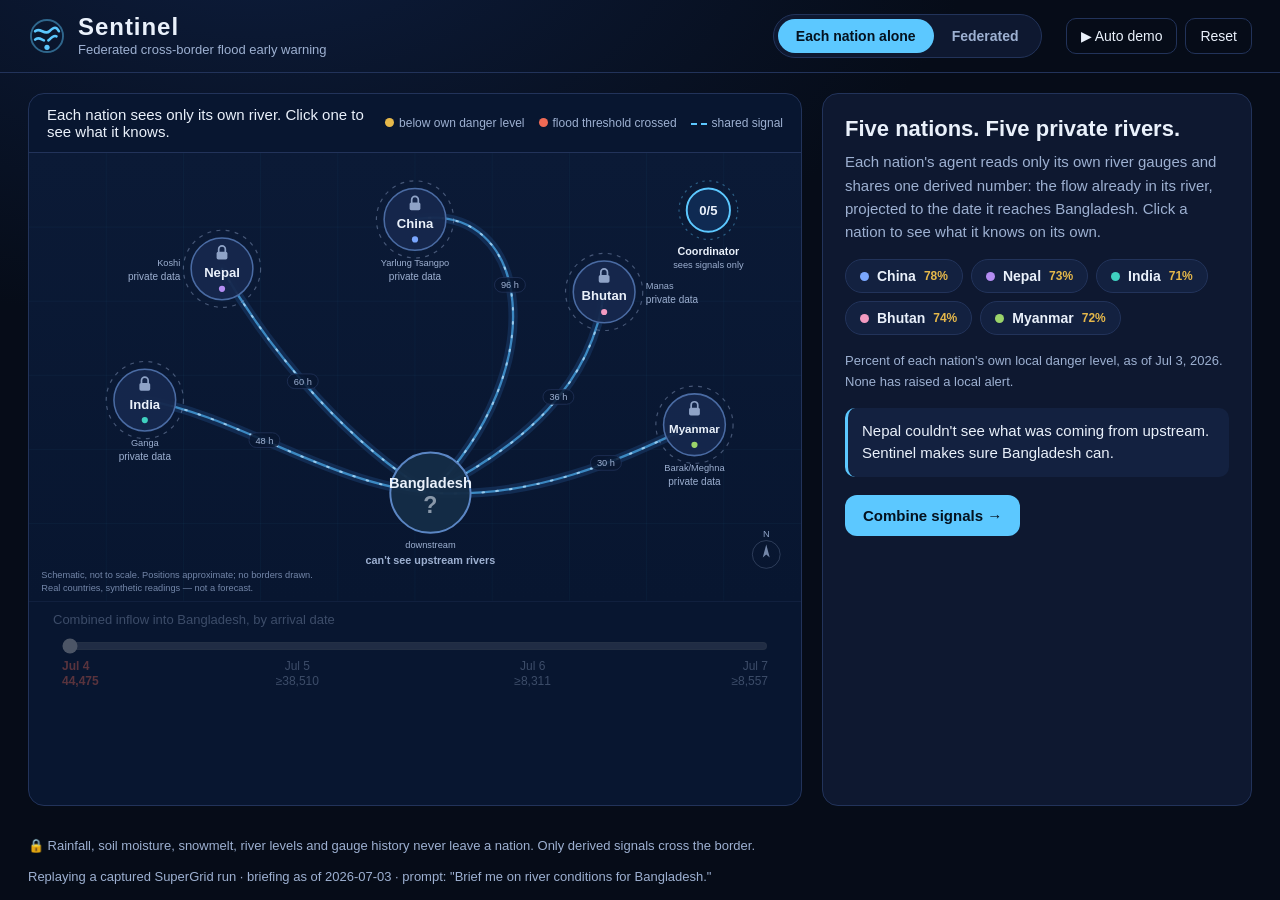
<file: web/index.html>
<!doctype html>
<html lang="en">
<head>
  <meta charset="utf-8" />
  <meta name="viewport" content="width=device-width, initial-scale=1" />
  <title>Sentinel -- Federated Flood Early Warning</title>
  <style>
:root {
  --bg: #060c18;
  --panel: #0e1830;
  --panel-2: #132140;
  --line: #22335a;
  --text: #eaf1fb;
  --dim: #9db0d1;
  --accent: #5cc8ff;
  --water: #4aa8e8;
  --mid: #e6b84a;
  --high: #ef6a55;
  --radius: 16px;
}

* { box-sizing: border-box; }
html, body { height: 100%; }
body {
  margin: 0;
  background: radial-gradient(1200px 700px at 20% -10%, #0d1d3d 0%, var(--bg) 60%);
  background-color: var(--bg);
  color: var(--text);
  font-family: -apple-system, BlinkMacSystemFont, "Segoe UI", Helvetica, Arial, sans-serif;
  display: flex;
  flex-direction: column;
  min-height: 100vh;
}
button { font: inherit; color: inherit; cursor: pointer; }
button:focus-visible, [role="button"]:focus-visible, input:focus-visible {
  outline: 2px solid var(--accent);
  outline-offset: 3px;
}

/* ---------- header ---------- */
.top { display: flex; align-items: center; gap: 24px; padding: 14px 28px; border-bottom: 1px solid var(--line); flex-wrap: wrap; }
.brand { display: flex; align-items: center; gap: 12px; margin-right: auto; }
.brand h1 { margin: 0; font-size: 24px; letter-spacing: .04em; line-height: 1; }
.brand p { margin: 3px 0 0; font-size: 13px; color: var(--dim); }
.logo { width: 38px; height: 38px; color: var(--accent); flex: none; }
.logo-wave { animation: logo-flow 2.4s linear infinite; }

.mode-switch { display: inline-flex; padding: 4px; background: var(--panel); border: 1px solid var(--line); border-radius: 999px; }
.mode-switch button { background: transparent; border: 0; padding: 9px 18px; border-radius: 999px; font-weight: 600; font-size: 14px; color: var(--dim); transition: background .2s, color .2s; }
.mode-switch button[aria-selected="true"] { background: var(--accent); color: #04121f; }

.actions { display: flex; gap: 8px; }
.ghost { background: transparent; border: 1px solid var(--line); border-radius: 10px; padding: 9px 14px; font-size: 14px; color: var(--text); transition: border-color .2s, background .2s; }
.ghost:hover { border-color: var(--accent); background: #0f1f3d; }

/* ---------- layout ---------- */
.layout { flex: 1; display: grid; grid-template-columns: minmax(0, 1fr) 430px; gap: 20px; padding: 20px 28px; min-height: 0; }
.map-wrap { display: flex; flex-direction: column; min-width: 0; background: #081630; border: 1px solid var(--line); border-radius: var(--radius); overflow: hidden; }
.map-bar { display: flex; align-items: center; justify-content: space-between; gap: 12px; padding: 12px 18px; border-bottom: 1px solid var(--line); }
.caption { margin: 0; font-size: 15px; color: var(--text); }
.legend { display: flex; gap: 14px; font-size: 12px; color: var(--dim); white-space: nowrap; }
.legend .dot { display: inline-block; width: 9px; height: 9px; border-radius: 50%; margin-right: 5px; }
.legend .ln { display: inline-block; width: 16px; height: 0; border-top: 2px dashed var(--accent); margin-right: 5px; vertical-align: middle; }
.dot.mid { background: var(--mid); }
.dot.high { background: var(--high); }
.dot.water { background: var(--water); }

#map { display: block; flex: none; width: 100%; height: auto; aspect-ratio: 1000 / 580; max-height: calc(100vh - 300px); min-height: 190px; }
.grid path { stroke: #5cc8ff; stroke-opacity: .05; stroke-width: 1; fill: none; }
.compass text, .map-note { fill: #8fa3c7; font-size: 12px; }
.map-note { fill-opacity: .8; }

/* ---------- map: rivers ---------- */
.river-bed { fill: none; stroke: #16345f; stroke-width: 12; stroke-linecap: round; stroke-opacity: .7; transition: stroke-width .6s, stroke-opacity .6s; }
.river { fill: none; stroke: var(--water); stroke-width: 3; stroke-linecap: round; stroke-opacity: .75; transition: stroke-width .6s, stroke-opacity .6s; }
.river-flow { fill: none; stroke: #bfe6ff; stroke-width: 2.6; stroke-linecap: round; stroke-dasharray: 2 16; stroke-opacity: .7; animation: flow linear infinite; }
.river-g.dry .river { stroke-opacity: .25; stroke-dasharray: 3 7; }
.river-g.dry .river-flow { opacity: 0; }
.river-g.dry .river-bed { stroke-opacity: .25; }
.travel { font-size: 12px; fill: var(--dim); text-anchor: middle; pointer-events: none; }
.travel-bg { fill: #081630; fill-opacity: .85; stroke: var(--line); }
.pulse-dot { pointer-events: none; }

/* ---------- map: nations ---------- */
.nation { cursor: pointer; transition: opacity .5s ease, filter .5s ease; outline: none; }
.nation .disc { fill: rgba(22, 40, 76, .95); stroke: #4a6ba3; stroke-width: 2; transition: fill .4s, stroke .4s; }
.nation .ring { fill: none; stroke: #8fa3c7; stroke-opacity: .45; stroke-width: 1.5; stroke-dasharray: 5 7; animation: ring-drift 30s linear infinite; }
.nation .halo { opacity: 0; transition: opacity .7s ease; pointer-events: none; }
.nation.revealed .halo { opacity: 1; }
.nation:hover .disc, .nation:focus-visible .disc { stroke: var(--accent); }
.nation.selected .disc { stroke: var(--accent); stroke-width: 3; }
.nation.selected .ring { stroke: var(--accent); stroke-opacity: .9; }
.nation .name { fill: var(--text); font-size: 17px; font-weight: 700; text-anchor: middle; pointer-events: none; }
.nation .river-name { fill: var(--dim); font-size: 12px; text-anchor: middle; pointer-events: none; }
.nation .status { fill: var(--dim); font-size: 13px; text-anchor: middle; pointer-events: none; }
.nation.revealed .status { fill: var(--mid); font-weight: 700; }
.nation.shared .status { fill: var(--accent); font-weight: 700; }
.nation .lock { pointer-events: none; }
.nation .lock rect { fill: #8fa3c7; }
.nation .lock path { fill: none; stroke: #8fa3c7; stroke-width: 2.2; stroke-linecap: round; }
.nation .qmark { fill: var(--text); font-size: 44px; font-weight: 800; text-anchor: middle; opacity: 0; transition: opacity .4s; pointer-events: none; }
.nation.fogged { opacity: .3; filter: blur(2.5px) saturate(.5); }
.nation.fogged .qmark { opacity: .6; }
.nation.fogged .name, .nation.fogged .status, .nation.fogged .lock, .nation.fogged .river-name { opacity: 0; }
.nation.sending .ring { stroke: var(--accent); stroke-opacity: 1; }
.nation.idle .status { fill: #6d80a3; font-weight: 500; }

/* Bangladesh */
.bd .disc { fill: rgba(20, 44, 70, .96); stroke: #5b86c4; stroke-width: 2.5; transition: fill .5s, stroke .5s; }
.bd .name { fill: var(--text); font-size: 19px; font-weight: 800; text-anchor: middle; }
.bd .sub { fill: var(--dim); font-size: 12px; text-anchor: middle; }
.bd .val { fill: var(--dim); font-size: 14px; font-weight: 700; text-anchor: middle; }
.bd .qmark { fill: var(--text); font-size: 30px; font-weight: 800; text-anchor: middle; opacity: .55; transition: opacity .4s; }
.bd.known .qmark { opacity: 0; }
.bd.known .val { fill: var(--text); }
.bd.flood .disc { fill: rgba(80, 26, 30, .95); stroke: var(--high); }
.bd.flood .val { fill: #ffb3a6; }
.bd.partial .disc { stroke: var(--mid); stroke-dasharray: 6 5; }
.impact-ring { fill: none; stroke: var(--high); stroke-width: 3; opacity: 0; pointer-events: none; transform-box: fill-box; transform-origin: center; }
.bd.flood.pulse .impact-ring { animation: impact 2.2s ease-out infinite; }
.bd.flood.pulse .impact-ring.b { animation-delay: 1.1s; }

/* ---------- map: hub, links, packets ---------- */
.hub-core { fill: #0f2a52; stroke: var(--accent); stroke-width: 2.5; }
.hub-ring { fill: none; stroke: var(--accent); stroke-opacity: .4; stroke-width: 1.5; stroke-dasharray: 3 6; animation: ring-drift 20s linear infinite reverse; }
.hub-glow { fill: var(--accent); opacity: 0; transition: opacity .6s; }
.hub.on .hub-glow { opacity: .18; }
.hub-count { fill: var(--text); font-size: 17px; font-weight: 700; text-anchor: middle; }
.hub-label { fill: var(--text); font-size: 14px; font-weight: 600; text-anchor: middle; }
.hub-sub { fill: var(--dim); font-size: 12px; text-anchor: middle; }
.link { fill: none; stroke: var(--accent); stroke-width: 1.8; stroke-dasharray: 4 9; opacity: 0; transition: opacity .5s; }
#map.fed .link { opacity: .45; animation: flow 1.4s linear infinite; }
.warn-link { fill: none; stroke: var(--high); stroke-width: 2.2; stroke-dasharray: 4 8; opacity: 0; transition: opacity .6s; }
#map.warned .warn-link { opacity: .8; animation: flow 1.2s linear infinite; }
.packet circle { fill: var(--accent); }
.packet .pulse { fill: none; stroke: var(--accent); stroke-opacity: .6; }
.packet.warn circle { fill: var(--high); }
.packet.warn .pulse { stroke: var(--high); }
.clock { opacity: 0; transition: opacity .5s; pointer-events: none; }
#map.racing .clock { opacity: 1; }
.clock .k { fill: var(--dim); font-size: 12px; letter-spacing: .08em; text-transform: uppercase; }
.clock .d { fill: var(--text); font-size: 26px; font-weight: 800; }
.clock .t { fill: var(--mid); font-size: 12px; font-weight: 700; }

/* ---------- scrubber ---------- */
.scrubber { padding: 10px 24px 16px; border-top: 1px solid var(--line); opacity: .35; transition: opacity .5s; }
.scrubber.on { opacity: 1; }
.scrubber label { display: block; font-size: 13px; color: var(--dim); margin-bottom: 8px; }
.scrub-body { position: relative; padding: 0 9px 30px; }
#scrub { width: 100%; margin: 0; accent-color: var(--accent); height: 22px; cursor: pointer; }
#scrub:disabled { cursor: default; }
.ticks { position: absolute; left: 9px; right: 9px; top: 24px; height: 24px; }
.ticks span { position: absolute; transform: translateX(-50%); font-size: 12px; color: var(--dim); white-space: nowrap; text-align: center; line-height: 1.25; transition: color .3s; }
.ticks span:first-child { transform: none; text-align: left; }
.ticks span:last-child { transform: translateX(-100%); text-align: right; }
.ticks span.flood { color: var(--high); font-weight: 700; }
.ticks span.cur { color: var(--text); }
.ticks span.flood.cur { color: #ff8e7d; }

/* ---------- side panel ---------- */
.panel { background: var(--panel); border: 1px solid var(--line); border-radius: var(--radius); padding: 22px; overflow-y: auto; max-height: calc(100vh - 150px); }
.panel h2 { margin: 0 0 8px; font-size: 22px; line-height: 1.2; }
.panel p { line-height: 1.55; }
.panel .lead { color: var(--dim); font-size: 15px; margin: 0 0 16px; }
.panel .narr { font-size: 15px; color: var(--text); margin: 12px 0; min-height: 96px; }
.panel .hint { color: var(--dim); font-size: 13px; }
.view { animation: fade-in .35s ease; }
.head-row { display: flex; align-items: center; justify-content: space-between; gap: 10px; margin-bottom: 4px; }
.tag { font-size: 11px; text-transform: uppercase; letter-spacing: .08em; color: var(--dim); border: 1px solid var(--line); border-radius: 999px; padding: 3px 10px; white-space: nowrap; }
.sub-line { color: var(--dim); font-size: 14px; margin: 0 0 4px; }
.sub-line b { color: var(--text); }

.chips { display: flex; flex-wrap: wrap; gap: 8px; margin: 0 0 16px; }
.chip { display: inline-flex; align-items: center; gap: 8px; background: var(--panel-2); border: 1px solid var(--line); border-radius: 999px; padding: 8px 14px; font-size: 14px; font-weight: 600; transition: border-color .2s, transform .2s; }
.chip:hover { border-color: var(--accent); transform: translateY(-1px); }
.chip i { width: 9px; height: 9px; border-radius: 50%; background: #8fa3c7; display: inline-block; }
.chip small { color: var(--mid); font-weight: 600; font-size: 12px; }

.quote { margin: 16px 0 0; padding: 12px 14px; border-left: 3px solid var(--accent); background: var(--panel-2); border-radius: 10px; font-size: 15px; line-height: 1.5; }

.btn { display: inline-flex; align-items: center; gap: 8px; background: var(--accent); color: #04121f; border: 0; border-radius: 12px; padding: 12px 18px; font-size: 15px; font-weight: 700; transition: transform .15s, box-shadow .2s; }
.btn:hover { transform: translateY(-1px); box-shadow: 0 6px 22px -6px var(--accent); }
.btn.secondary { background: transparent; color: var(--text); border: 1px solid var(--line); }
.btn.secondary:hover { border-color: var(--accent); box-shadow: none; }
.btn-row { display: flex; flex-wrap: wrap; gap: 10px; margin-top: 18px; }

.local { margin-top: 12px; display: grid; gap: 10px; }
.stat-row { display: flex; gap: 10px; }
.stat { flex: 1; background: var(--panel-2); border: 1px solid var(--line); border-radius: 12px; padding: 10px 12px; }
.stat span { display: block; font-size: 12px; color: var(--dim); }
.stat b { font-size: 20px; }
.stat b.amber { color: var(--mid); }
.stat b.ok { color: var(--text); }

.dgauge { margin-top: 2px; }
.dgauge .lbl { display: flex; justify-content: space-between; font-size: 12px; color: var(--dim); margin-bottom: 6px; }
.dgauge .track { position: relative; height: 12px; background: #1a2a4b; border-radius: 999px; }
.dgauge .track i { position: absolute; left: 0; top: 0; bottom: 0; width: 0; border-radius: 999px; background: var(--mid); transition: width .9s cubic-bezier(.2, .8, .2, 1); }
.dgauge .track em { position: absolute; right: 0; top: -4px; bottom: -4px; width: 2px; background: var(--high); }

dl.signal { margin: 14px 0 0; display: grid; gap: 10px; }
dl.signal > div { display: grid; grid-template-columns: 92px 1fr; gap: 10px; align-items: baseline; }
dl.signal dt { color: var(--dim); font-size: 13px; }
dl.signal dd { margin: 0; font-size: 15px; font-weight: 600; }

.meter { display: grid; grid-template-columns: 92px 1fr 44px; gap: 10px; align-items: center; margin-top: 10px; font-size: 13px; color: var(--dim); }
.meter b { color: var(--text); font-size: 14px; text-align: right; }
.bar { height: 9px; background: #1a2a4b; border-radius: 999px; overflow: hidden; }
.bar i { display: block; height: 100%; width: 0; border-radius: 999px; background: var(--accent); transition: width .8s cubic-bezier(.2, .8, .2, 1); }
.bar i.mid { background: var(--mid); }

.receipt { margin-top: 18px; border: 1px dashed var(--line); border-radius: 12px; padding: 12px 14px; font-size: 13px; display: grid; gap: 8px; }
.receipt > div { display: grid; grid-template-columns: 112px 1fr; gap: 8px; color: var(--dim); }
.receipt b { color: var(--text); font-weight: 600; }
.receipt .sent b { color: var(--accent); }
.shares { width: 100%; border-collapse: collapse; margin-top: 4px; font-size: 13px; }
.shares td { padding: 3px 0; border-bottom: 1px solid rgba(34, 51, 90, .6); color: var(--text); }
.shares td:last-child { text-align: right; font-variant-numeric: tabular-nums; font-weight: 600; color: var(--accent); }

.alone { margin-top: 16px; background: var(--panel-2); border-left: 3px solid var(--mid); border-radius: 10px; padding: 12px 14px; font-size: 14px; }
.alone strong { display: block; margin-bottom: 4px; }
.alone p { margin: 0; color: var(--dim); }

.prog { list-style: none; margin: 16px 0; padding: 0; display: grid; gap: 10px; }
.prog li { display: flex; align-items: center; gap: 12px; padding: 12px 14px; border: 1px solid var(--line); border-radius: 12px; color: var(--dim); font-size: 14px; transition: border-color .3s, color .3s, background .3s; }
.prog li .mark { flex: none; width: 22px; height: 22px; border-radius: 50%; border: 2px solid var(--line); display: grid; place-items: center; font-size: 13px; font-weight: 800; }
.prog li.done { color: var(--text); border-color: var(--accent); background: #0f2244; }
.prog li.done .mark { background: var(--accent); border-color: var(--accent); color: #04121f; }

.verdict-badge { display: block; margin: 8px 0 14px; padding: 16px 18px; border-radius: 14px; background: linear-gradient(135deg, #3a1a22, #24122a); border: 1px solid var(--high); }
.verdict-badge span { display: block; font-size: 12px; text-transform: uppercase; letter-spacing: .1em; color: #ffb3a6; }
.verdict-badge strong { display: block; font-size: 28px; line-height: 1.15; }
.verdict-badge small { display: block; margin-top: 4px; font-size: 14px; color: var(--text); }
.verdict-badge.clear { background: var(--panel-2); border-color: var(--line); }
.verdict-badge.clear span { color: var(--dim); }

.total { display: flex; align-items: baseline; gap: 10px; flex-wrap: wrap; margin: 0 0 8px; }
.total b { font-size: 26px; color: #ffb3a6; font-variant-numeric: tabular-nums; }
.total span { color: var(--dim); font-size: 14px; }

.stack { position: relative; margin: 6px 0 4px; }
.stack .bars { display: flex; height: 22px; border-radius: 6px; overflow: hidden; background: #1a2a4b; }
.stack .bars i { display: block; height: 100%; width: 0; transition: width .9s cubic-bezier(.2, .8, .2, 1); border-right: 1px solid rgba(6, 12, 24, .7); }
.stack .thr { position: absolute; top: -5px; bottom: -5px; width: 2px; background: var(--text); }
.stack .thr span { position: absolute; top: -17px; right: 0; font-size: 11px; color: var(--dim); white-space: nowrap; }
.stack.big { margin-top: 22px; }
.stack.big .bars { height: 28px; }
.keys { display: grid; grid-template-columns: repeat(auto-fill, minmax(118px, 1fr)); gap: 4px 12px; margin: 10px 0 0; font-size: 13px; }
.keys div { display: flex; align-items: center; gap: 6px; color: var(--dim); }
.keys i { width: 9px; height: 9px; border-radius: 2px; flex: none; }
.keys b { color: var(--text); margin-left: auto; font-variant-numeric: tabular-nums; }

.outlook { margin: 18px 0 6px; }
.outlook h4, .reco h4, .sect { margin: 0 0 8px; font-size: 12px; text-transform: uppercase; letter-spacing: .1em; color: var(--dim); }
.orow { display: grid; grid-template-columns: 46px 1fr 118px; gap: 10px; align-items: center; padding: 6px 8px; border-radius: 10px; border: 1px solid transparent; background: transparent; width: 100%; text-align: left; color: var(--text); }
.orow:hover { border-color: var(--line); }
.orow.cur { border-color: var(--accent); background: #0f2244; }
.orow .dt { font-size: 13px; font-weight: 700; }
.orow .v { font-size: 13px; text-align: right; font-variant-numeric: tabular-nums; font-weight: 700; }
.orow .v small { display: block; font-size: 11px; font-weight: 500; color: var(--mid); }
.orow.flood .v { color: #ffb3a6; }
.orow .stack { margin: 0; }
.orow .stack .bars { height: 12px; }
.orow .stack .thr { top: -3px; bottom: -3px; }

.punch { margin: 14px 0 0; }
.punch .chips { margin-bottom: 8px; }
.punch p { margin: 0; font-size: 14px; color: var(--dim); }
.punch b { color: var(--text); }

.reco { margin-top: 12px; background: var(--panel-2); border-radius: 12px; padding: 14px 16px; border-left: 3px solid var(--accent); }
.reco h4 { color: var(--accent); margin-bottom: 6px; }
.reco p { margin: 0; font-size: 15px; }

/* ---------- footer ---------- */
.foot { display: flex; justify-content: space-between; gap: 16px; padding: 12px 28px 16px; font-size: 13px; color: var(--dim); flex-wrap: wrap; }

/* ---------- animation ---------- */
@keyframes fade-in { from { opacity: 0; transform: translateY(6px); } to { opacity: 1; transform: none; } }
@keyframes flow { to { stroke-dashoffset: -18; } }
@keyframes logo-flow { to { stroke-dashoffset: -12; } }
@keyframes ring-drift { to { stroke-dashoffset: -240; } }
@keyframes impact { 0% { opacity: .85; transform: scale(.7); } 100% { opacity: 0; transform: scale(1.8); } }

/* ---------- responsive ---------- */
@media (max-width: 1000px) {
  .layout { grid-template-columns: minmax(0, 1fr); padding: 16px; align-content: start; }
  .panel { max-height: none; }
  .top { padding: 12px 16px; gap: 12px; }
  .legend { display: none; }
  .foot { padding: 12px 16px 16px; }
}
@media (max-width: 520px) {
  .brand p { font-size: 12px; }
  .mode-switch button { padding: 8px 12px; font-size: 13px; }
  .actions { margin-left: auto; }
  .scrubber { padding: 10px 14px 14px; }
  .panel { padding: 18px 16px; }
  .receipt > div { grid-template-columns: 1fr; gap: 2px; }
  .ticks span { font-size: 11px; }
}
html.static *, html.static *::before, html.static *::after { animation: none !important; transition: none !important; }
@media (prefers-reduced-motion: reduce) {
  *, *::before, *::after { animation: none !important; transition: none !important; }
}
</style>
</head>
<body>
  <header class="top">
    <div class="brand">
      <svg class="logo" viewBox="-16 -16 32 32" aria-hidden="true">
        <circle r="13.5" fill="none" stroke="currentColor" stroke-width="1.6" stroke-opacity=".45" />
        <path d="M-10 -4 C-6 -8 -2 0 2 -4 S 8 -8 10 -4" fill="none" stroke="currentColor" stroke-width="2.2" stroke-linecap="round" />
        <path class="logo-wave" d="M-10 3 C-6 -1 -2 7 2 3 S 8 -1 10 3" fill="none" stroke="currentColor" stroke-width="2.2" stroke-linecap="round" stroke-dasharray="8 4" />
        <circle cy="9.5" r="2.2" fill="currentColor" />
      </svg>
      <div>
        <h1>Sentinel</h1>
        <p>Federated cross-border flood early warning</p>
      </div>
    </div>

    <div class="mode-switch" role="tablist" aria-label="View mode">
      <button id="mode-solo" role="tab" type="button" aria-selected="true">Each nation alone</button>
      <button id="mode-fed" role="tab" type="button" aria-selected="false">Federated</button>
    </div>

    <div class="actions">
      <button id="demo-btn" class="ghost" type="button">&#9654; Auto demo</button>
      <button id="reset-btn" class="ghost" type="button">Reset</button>
    </div>
  </header>

  <main class="layout">
    <section class="map-wrap" aria-label="Schematic of rivers draining into Bangladesh">
      <div class="map-bar">
        <p class="caption" id="caption">Each nation sees only its own river gauges.</p>
        <div class="legend" aria-label="Legend">
          <span><i class="dot mid"></i>below own danger level</span>
          <span><i class="dot high"></i>flood threshold crossed</span>
          <span><i class="ln"></i>shared signal</span>
        </div>
      </div>

      <svg id="map" viewBox="0 0 1000 580" preserveAspectRatio="xMidYMid meet" role="img"
           aria-label="Schematic: five upstream nations' rivers flowing into Bangladesh. Not to scale.">
        <defs>
          <linearGradient id="bg-grad" x1="0" y1="0" x2="0" y2="1">
            <stop offset="0" stop-color="#0b1a36" />
            <stop offset="1" stop-color="#081630" />
          </linearGradient>
          <radialGradient id="halo-mid">
            <stop offset="0" stop-color="#e6b84a" stop-opacity=".5" />
            <stop offset="1" stop-color="#e6b84a" stop-opacity="0" />
          </radialGradient>
          <radialGradient id="halo-high">
            <stop offset="0" stop-color="#ef6a55" stop-opacity=".6" />
            <stop offset="1" stop-color="#ef6a55" stop-opacity="0" />
          </radialGradient>
          <radialGradient id="halo-water">
            <stop offset="0" stop-color="#5cc8ff" stop-opacity=".45" />
            <stop offset="1" stop-color="#5cc8ff" stop-opacity="0" />
          </radialGradient>
        </defs>

        <rect width="1000" height="580" fill="url(#bg-grad)" />
        <g class="grid" aria-hidden="true">
          <path d="M100 0V580M200 0V580M300 0V580M400 0V580M500 0V580M600 0V580M700 0V580M800 0V580M900 0V580" />
          <path d="M0 96H1000M0 192H1000M0 288H1000M0 384H1000M0 480H1000" />
        </g>

        <g id="links-layer"></g>
        <g id="rivers-layer"></g>
        <g id="pulses-layer"></g>
        <g id="nations-layer"></g>
        <g id="hub-layer"></g>
        <g id="packets-layer"></g>

        <g class="clock" id="clock" transform="translate(28 44)" aria-hidden="true">
          <text class="k" id="clock-k">Water reaching Bangladesh</text>
          <text class="d" id="clock-d" y="30"></text>
          <text class="t" id="clock-t" y="50"></text>
        </g>

        <g class="compass" transform="translate(955 520)" aria-hidden="true">
          <circle r="18" fill="none" stroke="#8fa3c7" stroke-opacity=".35" />
          <path d="M0 -13 L4.5 4 L0 0 L-4.5 4 Z" fill="#8fa3c7" fill-opacity=".8" />
          <text y="-23" text-anchor="middle">N</text>
        </g>
        <text class="map-note" x="16" y="550">Schematic, not to scale. Positions approximate; no borders drawn.</text>
        <text class="map-note" x="16" y="568">Real countries, synthetic readings &#8212; not a forecast.</text>
      </svg>

      <div class="scrubber" id="scrubber">
        <label for="scrub" id="scrub-label">Combined inflow into Bangladesh, by arrival date</label>
        <div class="scrub-body">
          <input id="scrub" type="range" min="0" max="3" step="1" value="0" disabled aria-describedby="scrub-label" />
          <div class="ticks" id="ticks"></div>
        </div>
      </div>
    </section>

    <aside class="panel" id="panel" aria-live="polite"></aside>
  </main>

  <footer class="foot">
    <span>&#128274; Rainfall, soil moisture, snowmelt, river levels and gauge history never leave a nation. Only derived signals cross the border.</span>
    <span class="source-note" id="source-note">Loading run...</span>
  </footer>

  <script>
// Copy of data/sample-run.json for opening index.html straight from disk (file://).
// Only used when fetch() of the JSON fails. Regenerated by scripts/export_transcript.py.
/* SENTINEL_FALLBACK_START */
window.SENTINEL_FALLBACK_RUN = {
  "prompt": "Brief me on river conditions for Bangladesh.",
  "as_of": "2026-07-03",
  "downstream": "Bangladesh",
  "threshold_m3s": 44000,
  "nations": [
    {
      "country": "China",
      "narrative": "As of 2026-07-03, discharge reached 8,557 m³/s, or 77.8% of China’s local danger level of 11,000 m³/s; no local alert was active. River level rose from 5.99 m on 2026-06-27 to 8.38 m, while daily rainfall increased from 37.8 mm to 111.7 mm. Conditions are elevated and rising, but remain below China’s local danger threshold.",
      "signal": {
        "country": "China",
        "severity": 0.78,
        "anomaly_type": "elevated rising flow",
        "trend_vector": "rainfall, river level, and discharge rising",
        "confidence": 0.98,
        "key_evidence": [
          "Discharge at 8557 m3/s, 77.8% of local danger",
          "River level rose from 5.99 m to 8.38 m in seven days"
        ]
      },
      "river": "Yarlung Tsangpo",
      "travel_hours": 96,
      "travel_days": 4,
      "pct_of_local_danger": 77.8,
      "local_alert": 0,
      "projected_inflow_m3s": {
        "2026-07-04": 6709.0,
        "2026-07-05": 7478.0,
        "2026-07-06": 8311.0,
        "2026-07-07": 8557.0
      }
    },
    {
      "country": "Nepal",
      "narrative": "As of 2026-07-03, Koshi discharge was 6,553 m³/s, or 72.8% of Nepal’s local danger level, with no local alert active. Discharge eased from 6,940 m³/s on 2026-07-02, although rainfall increased to 112.8 mm and soil moisture reached 76.2%. Local flood risk is elevated but remains below Nepal’s danger threshold.",
      "signal": {
        "country": "Nepal",
        "severity": 0.73,
        "anomaly_type": "elevated flow below danger",
        "trend_vector": "flow eased after rising while rainfall increased",
        "confidence": 0.98,
        "key_evidence": [
          "Discharge at 72.8% of Nepal's local danger level",
          "Rainfall rose to 112.8 mm with 76.2% soil moisture"
        ]
      },
      "river": "Koshi",
      "travel_hours": 60,
      "travel_days": 2,
      "pct_of_local_danger": 72.8,
      "local_alert": 0,
      "projected_inflow_m3s": {
        "2026-07-04": 6940.0,
        "2026-07-05": 6553.0
      }
    },
    {
      "country": "India",
      "narrative": "As of 2026-07-03, Ganga discharge was 21,152 m³/s, or 70.5% of India’s local danger level, with no local alert active. River level and discharge declined from 8.50 m and 23,244 m³/s on 2026-07-02 to 7.65 m and 21,152 m³/s, respectively. Flood risk remains elevated but below the local danger threshold amid heavy rainfall of 111.6 mm and high soil moisture of 80.0%.",
      "signal": {
        "country": "India",
        "severity": 0.65,
        "anomaly_type": "heavy rainfall with elevated flow",
        "trend_vector": "rising rainfall but river flow easing from peak",
        "confidence": 0.98,
        "key_evidence": [
          "Discharge at 70.5% of local danger level",
          "River level and discharge fell from 2026-07-02 peak"
        ]
      },
      "river": "Ganga",
      "travel_hours": 48,
      "travel_days": 2,
      "pct_of_local_danger": 70.5,
      "local_alert": 0,
      "projected_inflow_m3s": {
        "2026-07-04": 23244.0,
        "2026-07-05": 21152.0
      }
    },
    {
      "country": "Bhutan",
      "narrative": "As of 2026-07-03, Manas discharge was 3,327 m³/s, or 73.9% of Bhutan’s 4,500 m³/s local danger level, with no local alert active. Discharge has risen for four consecutive days, while daily rainfall reached 118.9 mm and soil moisture increased to 81.6%. Local flood risk is elevated but remains below Bhutan’s danger threshold.",
      "signal": {
        "country": "Bhutan",
        "severity": 0.74,
        "anomaly_type": "elevated flow after heavy rainfall",
        "trend_vector": "rainfall, soil moisture, and discharge rising",
        "confidence": 0.97,
        "key_evidence": [
          "Discharge at 3327 m3/s, 73.9% of local danger",
          "Rainfall reached 118.9 mm and soil moisture 81.6%"
        ]
      },
      "river": "Manas",
      "travel_hours": 36,
      "travel_days": 2,
      "pct_of_local_danger": 73.9,
      "local_alert": 0,
      "projected_inflow_m3s": {
        "2026-07-04": 3270.0,
        "2026-07-05": 3327.0
      }
    },
    {
      "country": "Myanmar",
      "narrative": "As of 2026-07-03, discharge was 4,312 m³/s, or 71.9% of Myanmar’s local danger level, with no local alert active. River level rose from 5.55 m to 7.50 m over seven days, while discharge increased steadily from 2,586 m³/s. Local flood risk is elevated and rising due to 103.2 mm of daily rainfall and soil moisture reaching 82.1%, but conditions remain below Myanmar’s danger threshold.",
      "signal": {
        "country": "Myanmar",
        "severity": 0.72,
        "anomaly_type": "elevated rising flow",
        "trend_vector": "river level and discharge rising steadily",
        "confidence": 0.97,
        "key_evidence": [
          "Discharge at 71.9% of local danger level",
          "Heavy rainfall and soil moisture increased"
        ]
      },
      "river": "Barak/Meghna",
      "travel_hours": 30,
      "travel_days": 1,
      "pct_of_local_danger": 71.9,
      "local_alert": 0,
      "projected_inflow_m3s": {
        "2026-07-04": 4312.0
      }
    }
  ],
  "combined": [
    {
      "arrival_date": "2026-07-04",
      "combined_inflow_m3s": 44475,
      "nations_reporting": 5,
      "complete": true,
      "above_danger": true,
      "by_nation_m3s": {
        "India": 23244,
        "Nepal": 6940,
        "China": 6709,
        "Myanmar": 4312,
        "Bhutan": 3270
      }
    },
    {
      "arrival_date": "2026-07-05",
      "combined_inflow_m3s": 38510,
      "nations_reporting": 4,
      "complete": false,
      "above_danger": false,
      "by_nation_m3s": {
        "India": 21152,
        "China": 7478,
        "Nepal": 6553,
        "Bhutan": 3327
      }
    },
    {
      "arrival_date": "2026-07-06",
      "combined_inflow_m3s": 8311,
      "nations_reporting": 1,
      "complete": false,
      "above_danger": false,
      "by_nation_m3s": {
        "China": 8311
      }
    },
    {
      "arrival_date": "2026-07-07",
      "combined_inflow_m3s": 8557,
      "nations_reporting": 1,
      "complete": false,
      "above_danger": false,
      "by_nation_m3s": {
        "China": 8557
      }
    }
  ],
  "coordinator": {
    "narrative": "Bangladesh needs a flood warning for 2026-07-04, when combined projected inflow is 44,475 m3/s, above the 44,000 m3/s flood threshold, providing about one day of lead time from today. India contributes most on the warning date at 23,244 m3/s, followed by Nepal 6,940 m3/s, China 6,709 m3/s, Myanmar 4,312 m3/s, and Bhutan 3,270 m3/s. No single nation could identify this threat because each observed flows below its own local danger level and issued no local alert; the risk appears only when all five inflows converge in Bangladesh. For 2026-07-05, the reported combined inflow is 38,510 m3/s, but this is a lower bound because only four nations report, while the 8,311 m3/s on July 6 and 8,557 m3/s on July 7 are also incomplete lower bounds.",
    "most_impacted": "Bangladesh",
    "recommendation": "Immediately activate a coordinated July 4 flood-readiness operation—issue public warnings, pre-position evacuation and relief resources in exposed districts, and require rapid upstream updates to clarify the incomplete July 5–7 outlook."
  }
};
/* SENTINEL_FALLBACK_END */
</script>
  <script>
/**
 * Sentinel dashboard: an interactive schematic of the federated flood demo.
 *
 *   - "Each nation alone": click a nation. Everything else fades into fog: each
 *     country sees only its own river, and every one of them is below its own
 *     local danger level.
 *   - "Federated": each nation's signal (incl. its projected inflow by arrival
 *     date) flies to the coordinator, the water that reaches Bangladesh on the
 *     warning date is replayed down the rivers, and the verdict is revealed.
 *   - The scrubber steps through arrival dates. Dates where not every nation's
 *     water is in view yet are lower bounds.
 *
 * Data: a REPLAY of a captured SuperGrid run (data/sample-run.json, produced by
 * scripts/export_transcript.py). The browser computes nothing new: every number
 * shown comes from that file (only differences/dates derived from it, e.g. the
 * margin over the threshold and source date = arrival date - travel_days).
 * Animation speeds are illustrative, scaled from each river's travel time.
 */
"use strict";

const DATA_URL = "data/sample-run.json";
const NS = "http://www.w3.org/2000/svg";
const REDUCED = !!(window.matchMedia && window.matchMedia("(prefers-reduced-motion: reduce)").matches);
// Headless Chrome (screenshots) does not advance rAF/CSS animations under virtual time: use timers there.
const HEADLESS = /HeadlessChrome/.test(navigator.userAgent);
if (HEADLESS) document.documentElement.classList.add("static");
const frame = HEADLESS ? (cb) => setTimeout(() => cb(performance.now()), 16) : (cb) => requestAnimationFrame(cb);

// Schematic layout: approximate relative positions only (no borders, not to scale).
const BD = { x: 520, y: 440 };
const HUB = { x: 880, y: 74 };
const LAYOUT = {
  China:   { x: 500, y: 86,  river: "M 500 86 C 650 60 680 280 520 440",  label: 0.36, link: [700, 20] },
  Nepal:   { x: 250, y: 150, river: "M 250 150 C 320 270 420 380 520 440", label: 0.45, link: [540, -80], side: "left" },
  India:   { x: 150, y: 320, river: "M 150 320 C 270 340 390 430 520 440", label: 0.42, link: [520, 250] },
  Bhutan:  { x: 745, y: 180, river: "M 745 180 C 730 300 640 380 520 440", label: 0.42, link: [830, 120], side: "right" },
  Myanmar: { x: 862, y: 352, river: "M 862 352 C 780 390 660 450 520 440", label: 0.35, link: [940, 220] },
};
const FALLBACK_SLOTS = Object.values(LAYOUT);
const COLORS = { China: "#7aa7ff", Nepal: "#b48cf2", India: "#3fd0c0", Bhutan: "#f29ac1", Myanmar: "#9bd46a" };
const FALLBACK_COLORS = Object.values(COLORS);
const PRIVATE_KINDS = "rainfall, soil moisture, snowmelt, river level, gauge history";
const SEC_PER_TRAVEL_HOUR = 0.1; // ambient flow: a 96 h river takes 9.6 s to traverse (illustrative)
const MONTHS = ["Jan", "Feb", "Mar", "Apr", "May", "Jun", "Jul", "Aug", "Sep", "Oct", "Nov", "Dec"];

// ---------------------------------------------------------------- helpers
const $ = (id) => document.getElementById(id);
const esc = (s) => String(s ?? "").replace(/[&<>"']/g, (c) => ({ "&": "&amp;", "<": "&lt;", ">": "&gt;", '"': "&quot;", "'": "&#39;" }[c]));
const sleep = (ms) => new Promise((r) => setTimeout(r, REDUCED ? Math.min(ms, 30) : ms));
const ease = (p) => (p < 0.5 ? 2 * p * p : 1 - Math.pow(-2 * p + 2, 2) / 2);
const pct = (x) => Math.round(Number(x) * 100);
const fmt = (n) => Math.round(Number(n)).toLocaleString("en-US");
const dayNum = (iso) => Date.UTC(+iso.slice(0, 4), +iso.slice(5, 7) - 1, +iso.slice(8, 10)) / 86400000;
const isoOf = (d) => new Date(d * 86400000).toISOString().slice(0, 10);
const short = (iso) => `${MONTHS[+iso.slice(5, 7) - 1]} ${+iso.slice(8, 10)}`;
const long = (iso) => `${short(iso)}, ${iso.slice(0, 4)}`;

function svgEl(tag, attrs, parent, text) {
  const el = document.createElementNS(NS, tag);
  Object.entries(attrs || {}).forEach(([k, v]) => el.setAttribute(k, v));
  if (text !== undefined) el.textContent = text;
  if (parent) parent.appendChild(el);
  return el;
}

function typeInto(el, text) {
  if (!el) return Promise.resolve();
  if (REDUCED) { el.textContent = text; return Promise.resolve(); }
  clearInterval(el._timer);
  return new Promise((resolve) => {
    let i = 0;
    el._timer = setInterval(() => {
      if (!el.isConnected) { clearInterval(el._timer); resolve(); return; }
      i += 3;
      el.textContent = text.slice(0, i);
      if (i >= text.length) { clearInterval(el._timer); resolve(); }
    }, 12);
  });
}

// ---------------------------------------------------------------- state
const state = {
  run: null,
  mode: "solo",     // "solo" | "fed"
  selected: null,   // index of the nation being inspected
  received: 0,
  fedDone: false,
  busy: false,
  token: 0,         // bump to cancel any running animation
  dateIdx: 0,       // index into run.combined
};

let nations = [];   // { g, halo, status }
let rivers = [];    // { g, path, len }
let links = [];
let hub = {};
let bd = {};
let tickEls = [];

const map = () => $("map");
const N = () => state.run.nations;
const nameOf = (i) => N()[i].country;
const signalOf = (i) => N()[i].signal || {};
const colorOf = (i) => COLORS[nameOf(i)] || FALLBACK_COLORS[i % FALLBACK_COLORS.length];
const slotOf = (i) => LAYOUT[nameOf(i)] || FALLBACK_SLOTS[i % FALLBACK_SLOTS.length];
const combined = () => state.run.combined || [];
const threshold = () => state.run.threshold_m3s;
const downstream = () => state.run.downstream || "Bangladesh";
const warnIdx = () => combined().findIndex((r) => r.above_danger);
const rowAt = (k) => combined()[k];
const sharesOf = (i) => N()[i].projected_inflow_m3s || {};
const barMax = () => Math.max(threshold() * 1.12, ...combined().map((r) => r.combined_inflow_m3s));

// ---------------------------------------------------------------- data
async function loadRun() {
  if (location.protocol === "file:" && window.SENTINEL_FALLBACK_RUN) {
    return { run: window.SENTINEL_FALLBACK_RUN, source: "embedded" };
  }
  try {
    const res = await fetch(DATA_URL);
    if (!res.ok) throw new Error(`HTTP ${res.status}`);
    return { run: await res.json(), source: "file" };
  } catch (err) {
    if (window.SENTINEL_FALLBACK_RUN) return { run: window.SENTINEL_FALLBACK_RUN, source: "embedded" };
    throw err;
  }
}

// ---------------------------------------------------------------- map building
function buildMap() {
  // rivers (beneath nodes so they vanish into the Bangladesh disc)
  const rl = $("rivers-layer");
  rl.innerHTML = "";
  rivers = N().map((n, i) => {
    const s = slotOf(i);
    const g = svgEl("g", { class: "river-g" }, rl);
    svgEl("path", { class: "river-bed", d: s.river }, g);
    const path = svgEl("path", { class: "river", d: s.river, stroke: colorOf(i) }, g);
    const flow = svgEl("path", { class: "river-flow", d: s.river }, g);
    const len = path.getTotalLength();
    // Ambient flow speed scaled so traversal time is proportional to travel time.
    const traverse = (n.travel_hours || 48) * SEC_PER_TRAVEL_HOUR;
    flow.style.animationDuration = `${(18 / (len / traverse)).toFixed(2)}s`;
    if (n.travel_hours) {
      const p = path.getPointAtLength(len * s.label);
      const txt = `${n.travel_hours} h`;
      const w = 12 + txt.length * 7;
      svgEl("rect", { class: "travel-bg", x: p.x - w / 2, y: p.y - 10, width: w, height: 19, rx: 9.5 }, g);
      svgEl("text", { class: "travel", x: p.x, y: p.y + 4 }, g, txt);
    }
    return { g, path, len };
  });

  // upstream nations
  const layer = $("nations-layer");
  layer.innerHTML = "";
  nations = N().map((n, i) => {
    const s = slotOf(i);
    const g = svgEl("g", { class: "nation", tabindex: "0", role: "button", "aria-label": `${n.country}: show its private analysis` }, layer);
    const halo = svgEl("circle", { class: "halo", cx: s.x, cy: s.y, r: 90, fill: "url(#halo-mid)" }, g);
    svgEl("circle", { class: "ring", cx: s.x, cy: s.y, r: 50 }, g);
    svgEl("circle", { class: "disc", cx: s.x, cy: s.y, r: 40 }, g);
    svgEl("circle", { cx: s.x, cy: s.y + 26, r: 4, fill: colorOf(i) }, g);
    const lock = svgEl("g", { class: "lock", transform: `translate(${s.x} ${s.y - 20})` }, g);
    svgEl("rect", { x: -7, y: -2, width: 14, height: 10, rx: 2.2 }, lock);
    svgEl("path", { d: "M-4.3 -2 v-3.5 a4.3 4.3 0 0 1 8.6 0 v3.5" }, lock);
    svgEl("text", { class: "name", x: s.x, y: s.y + 11, style: `font-size:${n.country.length > 6 ? 15 : 17}px` }, g, n.country);
    svgEl("text", { class: "qmark", x: s.x, y: s.y + 16 }, g, "?");
    // Labels go below the node, or beside it where the river leaves downward.
    const lx = s.side === "right" ? s.x + 54 : s.side === "left" ? s.x - 54 : s.x;
    const ly = s.side ? s.y - 4 : s.y + 60;
    const anchor = s.side === "right" ? "start" : s.side === "left" ? "end" : "middle";
    svgEl("text", { class: "river-name", x: lx, y: ly, style: `text-anchor:${anchor}` }, g, n.river || "");
    const status = svgEl("text", { class: "status", x: lx, y: ly + 18, style: `text-anchor:${anchor}` }, g, "private data");
    g.addEventListener("click", () => onNation(i));
    g.addEventListener("keydown", (e) => { if (e.key === "Enter" || e.key === " ") { e.preventDefault(); onNation(i); } });
    return { g, halo, status };
  });

  // Bangladesh
  const g = svgEl("g", { class: "bd" }, layer);
  svgEl("circle", { class: "impact-ring", cx: BD.x, cy: BD.y, r: 56 }, g);
  svgEl("circle", { class: "impact-ring b", cx: BD.x, cy: BD.y, r: 56 }, g);
  svgEl("circle", { class: "disc", cx: BD.x, cy: BD.y, r: 52 }, g);
  svgEl("text", { class: "name", x: BD.x, y: BD.y - 6 }, g, downstream());
  const q = svgEl("text", { class: "qmark", x: BD.x, y: BD.y + 26 }, g, "?");
  const sub = svgEl("text", { class: "sub", x: BD.x, y: BD.y + 72 }, g, "downstream");
  const val = svgEl("text", { class: "val", x: BD.x, y: BD.y + 92 }, g, "can't see upstream rivers");
  bd = { g, q, sub, val };

  // links nation -> coordinator hub
  const ll = $("links-layer");
  ll.innerHTML = "";
  links = N().map((_, i) => {
    const s = slotOf(i);
    const [cx, cy] = s.link || [(s.x + HUB.x) / 2, (s.y + HUB.y) / 2];
    return svgEl("path", { class: "link", d: `M ${s.x} ${s.y} Q ${cx} ${cy} ${HUB.x} ${HUB.y}` }, ll);
  });
  links.warn = svgEl("path", { class: "warn-link", d: `M ${HUB.x} ${HUB.y} Q 900 330 ${BD.x} ${BD.y}` }, ll);

  // coordinator hub
  const hl = $("hub-layer");
  hl.innerHTML = "";
  const h = svgEl("g", { class: "hub", transform: `translate(${HUB.x} ${HUB.y})` }, hl);
  svgEl("circle", { class: "hub-glow", r: 60 }, h);
  svgEl("circle", { class: "hub-ring", r: 38 }, h);
  svgEl("circle", { class: "hub-core", r: 28 }, h);
  const count = svgEl("text", { class: "hub-count", y: 6 }, h, `0/${N().length}`);
  svgEl("text", { class: "hub-label", y: 58 }, h, "Coordinator");
  svgEl("text", { class: "hub-sub", y: 75 }, h, "sees signals only");
  hub = { g: h, count };

  // scrubber ticks: one per arrival date
  const rows = combined();
  $("scrub").max = String(Math.max(0, rows.length - 1));
  const ticks = $("ticks");
  ticks.innerHTML = "";
  tickEls = rows.map((r, k) => {
    const span = document.createElement("span");
    span.style.left = rows.length > 1 ? `${(k / (rows.length - 1)) * 100}%` : "0%";
    span.innerHTML = `${esc(short(r.arrival_date))}<br>${r.complete ? "" : "&ge;"}${esc(fmt(r.combined_inflow_m3s))}`;
    span.classList.toggle("flood", !!r.above_danger);
    span.title = r.complete ? "All nations reporting" : `Lower bound: ${r.nations_reporting}/${N().length} nations' water in view`;
    ticks.appendChild(span);
    return span;
  });
}

// ---------------------------------------------------------------- map state
function soloStatus(i) {
  const n = N()[i];
  return typeof n.pct_of_local_danger === "number" ? `${Math.round(n.pct_of_local_danger)}% of own danger level` : "analysis ready";
}

function revealNation(i, on) {
  const n = nations[i];
  n.g.classList.toggle("revealed", on);
  n.g.classList.remove("shared", "idle");
  n.status.textContent = on ? soloStatus(i) : "private data";
  if (on) n.halo.setAttribute("r", String(50 + 60 * ((N()[i].pct_of_local_danger || 50) / 100)));
}

function showShared(i) {
  // Federated: the nation's water arriving on the selected date (from its own shared signal).
  const row = rowAt(state.dateIdx);
  const g = nations[i].g;
  g.classList.remove("revealed");
  const v = row && row.by_nation_m3s ? row.by_nation_m3s[nameOf(i)] : undefined;
  g.classList.toggle("shared", v !== undefined);
  g.classList.toggle("idle", v === undefined);
  nations[i].status.textContent = v !== undefined ? `${fmt(v)} m³/s → ${short(row.arrival_date)}` : `not yet in river for ${row ? short(row.arrival_date) : "date"}`;
}

function applyDate(k) {
  const rows = combined();
  if (!rows.length) return;
  state.dateIdx = Math.max(0, Math.min(rows.length - 1, k));
  const row = rows[state.dateIdx];
  $("scrub").value = String(state.dateIdx);
  tickEls.forEach((t, j) => t.classList.toggle("cur", j === state.dateIdx));
  const maxShare = Math.max(...Object.values(row.by_nation_m3s || {}), 1);
  rivers.forEach((r, i) => {
    const v = (row.by_nation_m3s || {})[nameOf(i)];
    r.g.classList.toggle("dry", v === undefined);
    r.path.style.strokeWidth = v === undefined ? "" : String(3 + 7 * (v / maxShare));
    showShared(i);
  });
  bd.g.classList.add("known");
  bd.g.classList.toggle("flood", !!row.above_danger);
  bd.g.classList.toggle("partial", !row.complete);
  bd.sub.textContent = row.complete
    ? `${short(row.arrival_date)} · all ${row.nations_reporting} nations`
    : `${short(row.arrival_date)} · lower bound, ${row.nations_reporting}/${N().length} reporting`;
  bd.val.textContent = `${row.complete ? "" : "≥ "}${fmt(row.combined_inflow_m3s)} m³/s ${row.above_danger ? "— FLOOD" : ""}`.trim();
  document.querySelectorAll("#panel .orow").forEach((el) => el.classList.toggle("cur", Number(el.dataset.k) === state.dateIdx));
  $("caption").textContent = captionText();
}

function captionText() {
  if (state.mode === "solo") {
    return state.selected === null
      ? "Each nation sees only its own river. Click one to see what it knows."
      : `Viewing ${nameOf(state.selected)}'s private analysis. It cannot see the other rivers.`;
  }
  if (!state.fedDone) return "Each nation's signal is travelling to the coordinator...";
  if (state.selected !== null) return `${nameOf(state.selected)}'s signal, as the coordinator received it.`;
  const row = rowAt(state.dateIdx);
  if (!row) return "Coordinator view.";
  return row.complete
    ? `Water reaching ${downstream()} on ${short(row.arrival_date)}: ${fmt(row.combined_inflow_m3s)} m³/s from all ${row.nations_reporting} rivers.`
    : `${short(row.arrival_date)}: at least ${fmt(row.combined_inflow_m3s)} m³/s. Only ${row.nations_reporting} of ${N().length} nations' water is in view yet.`;
}

function applyMap() {
  const fed = state.mode === "fed";
  nations.forEach((n, i) => {
    n.g.classList.toggle("selected", state.selected === i);
    n.g.classList.toggle("fogged", !fed && state.selected !== null && state.selected !== i);
    if (!fed) revealNation(i, state.selected === i);
  });
  $("caption").textContent = captionText();
  $("mode-solo").setAttribute("aria-selected", String(!fed));
  $("mode-fed").setAttribute("aria-selected", String(fed));
}

function resetVisuals() {
  map().classList.remove("fed", "warned", "racing", "raced");
  $("packets-layer").innerHTML = "";
  $("pulses-layer").innerHTML = "";
  hub.g.classList.remove("on");
  hub.count.textContent = `0/${N().length}`;
  nations.forEach((n, i) => { n.g.classList.remove("sending", "selected", "fogged"); revealNation(i, false); });
  rivers.forEach((r) => { r.g.classList.remove("dry"); r.path.style.strokeWidth = ""; });
  bd.g.classList.remove("known", "flood", "partial", "pulse");
  bd.sub.textContent = "downstream";
  bd.val.textContent = "can't see upstream rivers";
  tickEls.forEach((t) => t.classList.remove("cur"));
  $("scrub").disabled = true;
  $("scrubber").classList.remove("on");
}

// ---------------------------------------------------------------- animation
function flyAlong(path, cls, ms, alive, reverse) {
  const L = path.getTotalLength();
  const dot = svgEl("g", { class: `packet ${cls || ""}` }, $("packets-layer"));
  svgEl("circle", { class: "pulse", r: 12 }, dot);
  svgEl("circle", { r: 5.5 }, dot);
  return new Promise((resolve) => {
    const t0 = performance.now();
    const D = REDUCED ? 10 : ms;
    const step = (now) => {
      if (!alive()) { dot.remove(); resolve(); return; }
      const p = Math.min(1, (now - t0) / D);
      const pt = path.getPointAtLength(L * (reverse ? 1 - ease(p) : ease(p)));
      dot.setAttribute("transform", `translate(${pt.x} ${pt.y})`);
      if (p < 1) frame(step); else { dot.remove(); resolve(); }
    };
    frame(step);
  });
}

/**
 * Replay the water that reaches Bangladesh on the warning date. Each river's
 * slug leaves on (arrival date - travel_days) -- the dated reading the nation's
 * projected_inflow_m3s maps to that arrival date -- and all meet on arrival.
 * Blob size is proportional to that nation's by_nation_m3s. Clock speed is illustrative.
 */
function raceWater(k, alive) {
  const row = rowAt(k);
  if (!row) return Promise.resolve();
  const arrive = dayNum(row.arrival_date);
  const asOf = state.run.as_of;
  const legs = N().map((n, i) => ({ i, v: (row.by_nation_m3s || {})[n.country], days: n.travel_days }))
    .filter((l) => l.v !== undefined && l.days);
  if (!legs.length) return Promise.resolve();
  const start = arrive - Math.max(...legs.map((l) => l.days));
  const maxV = Math.max(...legs.map((l) => l.v));
  const blobs = legs.map((l) => {
    const g = svgEl("g", { class: "pulse-dot" }, $("pulses-layer"));
    const r = 7 + 11 * Math.sqrt(l.v / maxV);
    svgEl("circle", { r: r * 1.9, fill: colorOf(l.i), "fill-opacity": ".18" }, g);
    svgEl("circle", { r, fill: colorOf(l.i), "fill-opacity": ".9", stroke: "#dff3ff", "stroke-width": "1.5" }, g);
    g.style.opacity = "0";
    return { ...l, g, leave: arrive - l.days };
  });
  map().classList.add("racing");
  $("caption").textContent = `Replaying the water that reaches ${downstream()} on ${short(row.arrival_date)}, river by river.`;
  $("clock-k").textContent = `Water reaching ${downstream()} on ${short(row.arrival_date)}`;
  const PER_DAY = 1150;
  const total = (arrive - start) * PER_DAY;
  return new Promise((resolve) => {
    const t0 = performance.now();
    const D = REDUCED ? 10 : total;
    const step = (now) => {
      if (!alive()) { blobs.forEach((b) => b.g.remove()); resolve(); return; }
      const p = Math.min(1, (now - t0) / D);
      const day = start + p * (arrive - start);
      const di = Math.min(Math.floor(day + 1e-6), arrive);
      const iso = isoOf(di);
      $("clock-d").textContent = short(iso);
      $("clock-t").textContent = iso === asOf ? "today (briefing date)" : iso > asOf ? "arrival" : "";
      blobs.forEach((b) => {
        const f = (day - b.leave) / b.days;
        const r = rivers[b.i];
        if (f < 0) { b.g.style.opacity = "0"; return; }
        const pt = r.path.getPointAtLength(r.len * Math.min(1, f));
        b.g.style.opacity = "1";
        b.g.setAttribute("transform", `translate(${pt.x} ${pt.y})`);
      });
      if (p < 1) frame(step);
      else { blobs.forEach((b) => b.g.remove()); resolve(); }
    };
    frame(step);
  });
}

// ---------------------------------------------------------------- flows
function toSolo() {
  state.token += 1;
  state.busy = false;
  state.mode = "solo";
  state.selected = null;
  state.fedDone = false;
  state.received = 0;
  resetVisuals();
  applyMap();
  renderPanel();
}

async function combine() {
  if (state.busy) return;
  state.token += 1;
  const my = state.token;
  const alive = () => my === state.token;
  state.busy = true;
  resetVisuals();
  state.mode = "fed";
  state.selected = null;
  state.fedDone = false;
  state.received = 0;
  map().classList.add("fed");
  applyMap();
  renderPanel();

  await sleep(350);
  if (!alive()) return;
  for (let i = 0; i < nations.length; i += 1) {
    nations[i].g.classList.add("sending");
    await flyAlong(links[i], "", 950, alive);
    if (!alive()) return;
    nations[i].g.classList.remove("sending");
    nations[i].g.classList.add("shared");
    const keys = Object.keys(sharesOf(i));
    nations[i].status.textContent = keys.length ? `shared ${keys.length} arrival date${keys.length > 1 ? "s" : ""}` : "shared";
    state.received += 1;
    hub.count.textContent = `${state.received}/${nations.length}`;
    const row = $(`prog-${i}`);
    if (row) { row.classList.add("done"); row.querySelector(".mark").textContent = "✓"; }
    await sleep(220);
    if (!alive()) return;
  }
  hub.g.classList.add("on");
  await sleep(450);
  if (!alive()) return;

  const w = warnIdx();
  const k = w >= 0 ? w : 0;
  const pr = $("prog-race");
  if (pr) pr.classList.add("done");
  await raceWater(k, alive);
  if (!alive()) return;
  map().classList.remove("racing");
  map().classList.add("raced");
  applyDate(k);
  if (w >= 0) {
    await flyAlong(links.warn, "warn", 900, alive);
    if (!alive()) return;
    map().classList.add("warned");
    bd.g.classList.add("pulse");
  }
  $("scrubber").classList.add("on");
  $("scrub").disabled = false;
  state.fedDone = true;
  state.busy = false;
  applyMap();
  renderPanel();
}

async function autoDemo() {
  toSolo();
  const my = state.token;
  await sleep(700);
  for (let i = 0; i < nations.length; i += 1) {
    if (my !== state.token) return;
    state.selected = i;
    applyMap();
    renderPanel();
    await sleep(3900);
  }
  if (my !== state.token) return;
  state.selected = null;
  applyMap();
  renderPanel();
  await sleep(1400);
  if (my !== state.token) return;
  await combine();
  const tok = state.token;
  await sleep(5200);
  // Step through the later (partial) dates, then return to the warning date.
  const rows = combined();
  const w = Math.max(0, warnIdx());
  for (let k = 0; k < rows.length; k += 1) {
    if (k === w) continue;
    if (tok !== state.token) return;
    applyDate(k);
    await sleep(2000);
  }
  if (tok !== state.token) return;
  applyDate(w);
}

function onNation(i) {
  if (state.busy) return;
  state.token += 1; // a manual click cancels a running auto demo
  state.selected = state.selected === i ? null : i;
  applyMap();
  renderPanel();
}

// ---------------------------------------------------------------- panel views
function chip(i) {
  const n = N()[i];
  const p = typeof n.pct_of_local_danger === "number" ? ` <small>${Math.round(n.pct_of_local_danger)}%</small>` : "";
  return `<button class="chip" type="button" data-nation="${i}"><i style="background:${colorOf(i)}"></i>${esc(nameOf(i))}${p}</button>`;
}

function introView() {
  const noneAlert = N().every((n) => n.local_alert === 0);
  return `
    <h2>Five nations. Five private rivers.</h2>
    <p class="lead">Each nation's agent reads only its own river gauges and shares one derived number: the flow already
      in its river, projected to the date it reaches ${esc(downstream())}. Click a nation to see what it knows on its own.</p>
    <div class="chips">${nations.map((_, i) => chip(i)).join("")}</div>
    <p class="hint">${noneAlert ? "Percent of each nation's own local danger level, as of " + esc(long(state.run.as_of)) + ". None has raised a local alert." : ""}</p>
    <div class="quote">Nepal couldn't see what was coming from upstream. Sentinel makes sure ${esc(downstream())} can.</div>
    <div class="btn-row"><button class="btn" type="button" data-action="combine">Combine signals &rarr;</button></div>`;
}

function meter(label, value, cls) {
  return `<div class="meter"><span>${label}</span><div class="bar"><i class="${cls}" data-w="${pct(value)}"></i></div><b>${pct(value)}%</b></div>`;
}

function nationView(i) {
  const n = N()[i];
  const s = signalOf(i);
  const ok = typeof s.severity === "number" && s.anomaly_type !== "unparsed";
  const shares = Object.entries(sharesOf(i));
  const pctDanger = n.pct_of_local_danger;

  const local = typeof pctDanger === "number" ? `
    <div class="local">
      <div class="stat-row">
        <div class="stat"><span>Own local danger level</span><b class="amber">${esc(pctDanger)}%</b></div>
        <div class="stat"><span>Local alert</span><b class="ok">${n.local_alert ? "RAISED" : "none (0)"}</b></div>
      </div>
      <div class="dgauge"><div class="lbl"><span>Discharge vs ${esc(n.country)}'s own danger level</span><span>100%</span></div>
        <div class="track"><i data-w="${Math.min(100, pctDanger)}"></i><em></em></div></div>
    </div>` : "";

  const signal = ok ? `
    <dl class="signal">
      <div><dt>Anomaly</dt><dd>${esc(s.anomaly_type)}</dd></div>
      <div><dt>Trend</dt><dd>${esc(s.trend_vector)}</dd></div>
    </dl>
    ${meter("Local risk", s.severity, "mid")}
    ${meter("Confidence", s.confidence, "")}`
    : `<p class="hint">This nation's agent produced no usable assessment. The coordinator treats that as a data gap, not as zero risk.</p>`;

  const shareRows = shares.map(([d, v]) => `<tr><td>arrives ${esc(short(d))}</td><td>${esc(fmt(v))} m&sup3;/s</td></tr>`).join("");
  const others = N().length - 1;
  const buttons = state.mode === "solo"
    ? `<button class="btn" type="button" data-action="combine">Combine signals &rarr;</button>
       <button class="btn secondary" type="button" data-action="deselect">Back</button>`
    : `<button class="btn secondary" type="button" data-action="deselect">&larr; Back to verdict</button>`;

  return `
    <div class="head-row"><h2>${esc(n.country)}</h2><span class="tag">${state.mode === "solo" ? "private analysis" : "as received"}</span></div>
    <p class="sub-line"><b>${esc(n.river || "")}</b>${n.travel_hours ? ` &middot; ~${esc(n.travel_hours)} h to reach ${esc(downstream())}` : ""}</p>
    ${local}
    <p class="narr" id="narr"></p>
    ${signal}
    <div class="receipt">
      <div><span>&#128274; Stays private</span><b>${PRIVATE_KINDS}</b></div>
      <div class="sent"><span>&#10142; Shares</span><div><b>local assessment + projected inflow into ${esc(downstream())}</b>
        ${shareRows ? `<table class="shares">${shareRows}</table>` : ""}</div></div>
    </div>
    <div class="alone"><strong>Can ${esc(n.country)} see ${esc(downstream())}'s flood?</strong>
      <p>No. Its own river is ${typeof pctDanger === "number" ? `at ${esc(pctDanger)}% of its local danger level` : "below its local danger level"}${n.local_alert === 0 ? " and no local alert fires" : ""}.
      It has no view of the other ${others} rivers that meet it downstream.</p></div>
    <div class="btn-row">${buttons}</div>`;
}

function progressView() {
  const rows = nations.map((_, i) => {
    const keys = Object.keys(sharesOf(i));
    const span = keys.length ? ` for ${short(keys[0])}${keys.length > 1 ? `–${short(keys[keys.length - 1])}` : ""}` : "";
    return `
    <li id="prog-${i}" class="${i < state.received ? "done" : ""}">
      <span class="mark">${i < state.received ? "✓" : ""}</span>${esc(nameOf(i))}: projected inflow${esc(span)}
    </li>`;
  }).join("");
  return `
    <h2>Coordinator is receiving signals</h2>
    <p class="lead">Only derived signals cross the border. Watch what arrives.</p>
    <ul class="prog">${rows}
      <li id="prog-race"><span class="mark">&#8776;</span>Sum inflow by arrival date in ${esc(downstream())}</li>
    </ul>
    <p class="hint">The coordinator never sees a single rainfall, soil-moisture, snowmelt or river-level reading.</p>`;
}

function stackBar(row, big) {
  const max = barMax();
  const segs = Object.entries(row.by_nation_m3s || {}).map(([c, v]) => {
    const i = N().findIndex((n) => n.country === c);
    return `<i style="background:${i >= 0 ? colorOf(i) : "#8fa3c7"}" data-w="${((v / max) * 100).toFixed(2)}" title="${esc(c)}: ${esc(fmt(v))} m³/s"></i>`;
  }).join("");
  const thr = (threshold() / max) * 100;
  return `<div class="stack${big ? " big" : ""}"><div class="bars">${segs}</div>
    <div class="thr" style="left:${thr.toFixed(2)}%">${big ? `<span>${esc(fmt(threshold()))} flood threshold</span>` : ""}</div></div>`;
}

function verdictView() {
  const c = state.run.coordinator;
  const w = warnIdx();
  const rows = combined();
  const row = rows[w >= 0 ? w : 0];
  const lead = w >= 0 ? dayNum(row.arrival_date) - dayNum(state.run.as_of) : null;
  const badge = w >= 0
    ? `<div class="verdict-badge"><span>Flood warning</span><strong>${esc(downstream())}</strong>
        <small>for ${esc(long(row.arrival_date))} &middot; ${lead} day${lead === 1 ? "" : "s"} lead time from ${esc(short(state.run.as_of))}</small></div>`
    : `<div class="verdict-badge clear"><span>No flood warning</span><strong>${esc(downstream())}</strong></div>`;
  const diff = row.combined_inflow_m3s - threshold();
  const keys = Object.entries(row.by_nation_m3s || {}).map(([cn, v]) => {
    const i = N().findIndex((n) => n.country === cn);
    return `<div><i style="background:${i >= 0 ? colorOf(i) : "#8fa3c7"}"></i>${esc(cn)}<b>${esc(fmt(v))}</b></div>`;
  }).join("");
  const outlook = rows.map((r, k) => `
    <button type="button" class="orow${r.above_danger ? " flood" : ""}${k === state.dateIdx ? " cur" : ""}" data-k="${k}">
      <span class="dt">${esc(short(r.arrival_date))}</span>
      ${stackBar(r, false)}
      <span class="v">${r.complete ? "" : "&ge; "}${esc(fmt(r.combined_inflow_m3s))}
        <small>${r.complete ? (r.above_danger ? "above threshold" : "all reporting") : `lower bound &middot; ${r.nations_reporting}/${N().length}`}</small></span>
    </button>`).join("");
  const noAlert = N().every((n) => n.local_alert === 0);
  return `
    <h2>Regional Flood Early Warning Coordinator</h2>
    ${badge}
    <div class="total"><b>${esc(fmt(row.combined_inflow_m3s))} m&sup3;/s</b>
      <span>combined inflow on ${esc(short(row.arrival_date))} vs ${esc(fmt(threshold()))} m&sup3;/s threshold (${diff >= 0 ? "+" : ""}${esc(fmt(diff))})</span></div>
    ${stackBar(row, true)}
    <div class="keys">${keys}</div>
    <div class="outlook"><h4>Outlook by arrival date</h4>${outlook}
      <p class="hint">&ge; marks a lower bound: some nations' water for that date has not entered their rivers yet, so more will still arrive.</p></div>
    <div class="punch">
      <div class="chips">${nations.map((_, i) => chip(i)).join("")}</div>
      <p>${noAlert ? `<b>No nation raised a local alert.</b> Every river is below its own danger level; the flood only appears when all ${N().length} are added together.` : ""}</p>
    </div>
    <p class="narr" id="vnarr"></p>
    <div class="reco"><h4>Coordinated recommendation</h4><p>${esc(c.recommendation)}</p></div>
    <div class="quote">Nepal couldn't see what was coming from upstream. Sentinel makes sure ${esc(downstream())} can.</div>
    <div class="btn-row">
      <button class="btn" type="button" data-action="combine">&#8635; Replay</button>
      <button class="btn secondary" type="button" data-action="solo">See each nation alone</button>
    </div>`;
}

function renderPanel() {
  let html, view;
  if (state.mode === "solo") {
    view = state.selected === null ? "intro" : "nation";
    html = view === "intro" ? introView() : nationView(state.selected);
  } else if (state.selected !== null) {
    view = "nation";
    html = nationView(state.selected);
  } else if (state.fedDone) {
    view = "verdict";
    html = verdictView();
  } else {
    view = "progress";
    html = progressView();
  }
  $("panel").innerHTML = `<div class="view">${html}</div>`;
  frame(() => {
    document.querySelectorAll("#panel [data-w]").forEach((el) => { el.style.width = `${el.dataset.w}%`; });
  });
  if (view === "nation") typeInto($("narr"), N()[state.selected].narrative);
  if (view === "verdict") typeInto($("vnarr"), state.run.coordinator.narrative);
}

// ---------------------------------------------------------------- wiring
function bind() {
  $("panel").addEventListener("click", (e) => {
    const nat = e.target.closest("[data-nation]");
    if (nat) { onNation(Number(nat.dataset.nation)); return; }
    const orow = e.target.closest(".orow");
    if (orow && state.fedDone) { state.token += 1; applyDate(Number(orow.dataset.k)); return; }
    const act = e.target.closest("[data-action]");
    if (!act) return;
    const a = act.dataset.action;
    if (a === "combine") combine();
    if (a === "solo") toSolo();
    if (a === "deselect") { state.selected = null; applyMap(); renderPanel(); }
  });
  $("mode-solo").addEventListener("click", toSolo);
  $("mode-fed").addEventListener("click", () => { if (state.mode !== "fed") combine(); });
  $("reset-btn").addEventListener("click", toSolo);
  $("demo-btn").addEventListener("click", autoDemo);
  $("scrub").addEventListener("input", (e) => { state.token += 1; applyDate(Number(e.target.value)); });
  document.addEventListener("keydown", (e) => {
    if (e.key === "Escape" && !state.busy && state.selected !== null) { state.selected = null; applyMap(); renderPanel(); }
  });
}

async function init() {
  try {
    const { run, source } = await loadRun();
    if (!run || !Array.isArray(run.nations) || !run.nations.length || !run.coordinator || !Array.isArray(run.combined)) {
      throw new Error("run file must contain nations, combined and a coordinator (re-export with scripts/export_transcript.py)");
    }
    state.run = run;
    const label = source === "file" ? "Replaying a captured SuperGrid run" : "Replaying a captured SuperGrid run (built-in copy)";
    $("source-note").textContent = `${label} · briefing as of ${run.as_of}${run.prompt ? ` · prompt: "${run.prompt}"` : ""}`;
  } catch (err) {
    $("panel").innerHTML = `<div class="view"><h2>Could not load the run</h2><p class="lead">${esc(err.message)}</p>
      <p class="hint">Serve this folder with: python3 -m http.server 8000</p></div>`;
    $("source-note").textContent = "No data";
    return;
  }
  buildMap();
  bind();
  toSolo();
  if (/[?&]autoplay\b/.test(location.search)) autoDemo();
  const m = location.search.match(/[?&]view=(\w+)/);
  const d = location.search.match(/[?&]date=(\d)/);
  if (m && m[1] === "verdict") combine().then(() => { if (d && state.fedDone) applyDate(Number(d[1])); });
  const sel = location.search.match(/[?&]nation=(\d)/);
  if (sel) onNation(Number(sel[1]));
}

init();
</script>
</body>
</html>
</file>
